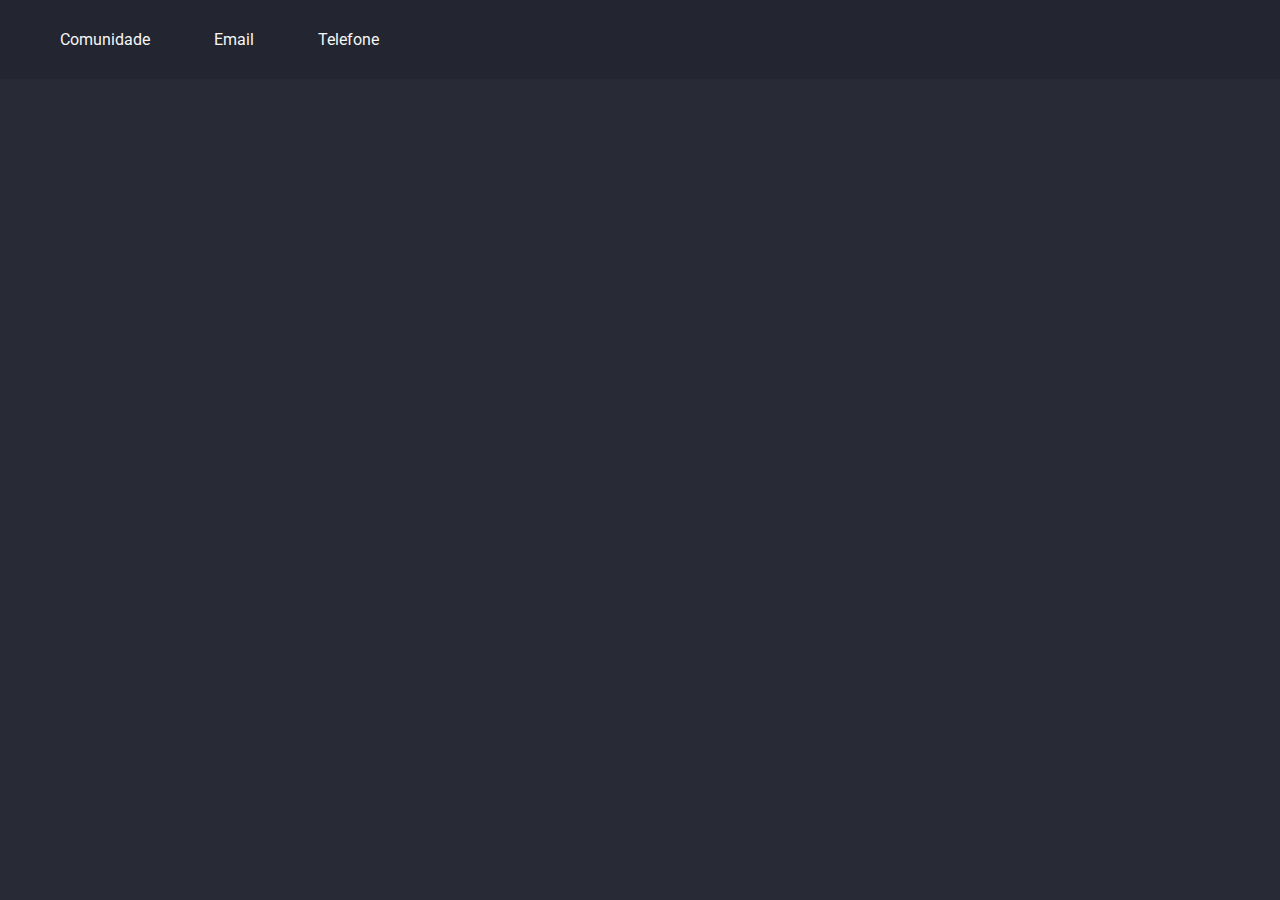
<file: index.html>
<!DOCTYPE html>
<html lang="pt-br">

<head>
    <meta charset="UTF-8">
    <meta http-equiv="x-ua-compatible" content="ie=edge">
    <meta name="viewport" content="width=device-width, initial-scale=1.0">
    <!--[if IE]><link rel="shortcut icon" href="images/favicon.ico"><![endif]-->
    <link rel="icon" href="images/favicon.ico" type="image/x-icon">
    <link rel="stylesheet" href="css/style.css">
    <title>Primeiro HTML</title>
</head>

<body>
    <header>
        <div class="links">
            <a href="https://discordapp.com/invite/gCRAFhc">Comunidade</a>
            <a href="mailto:oi@rocketseat.com.br">Email</a>
            <a href="tel:+5547992078767">Telefone</a>
        </div>
    </header>
</body>

</html>
</file>
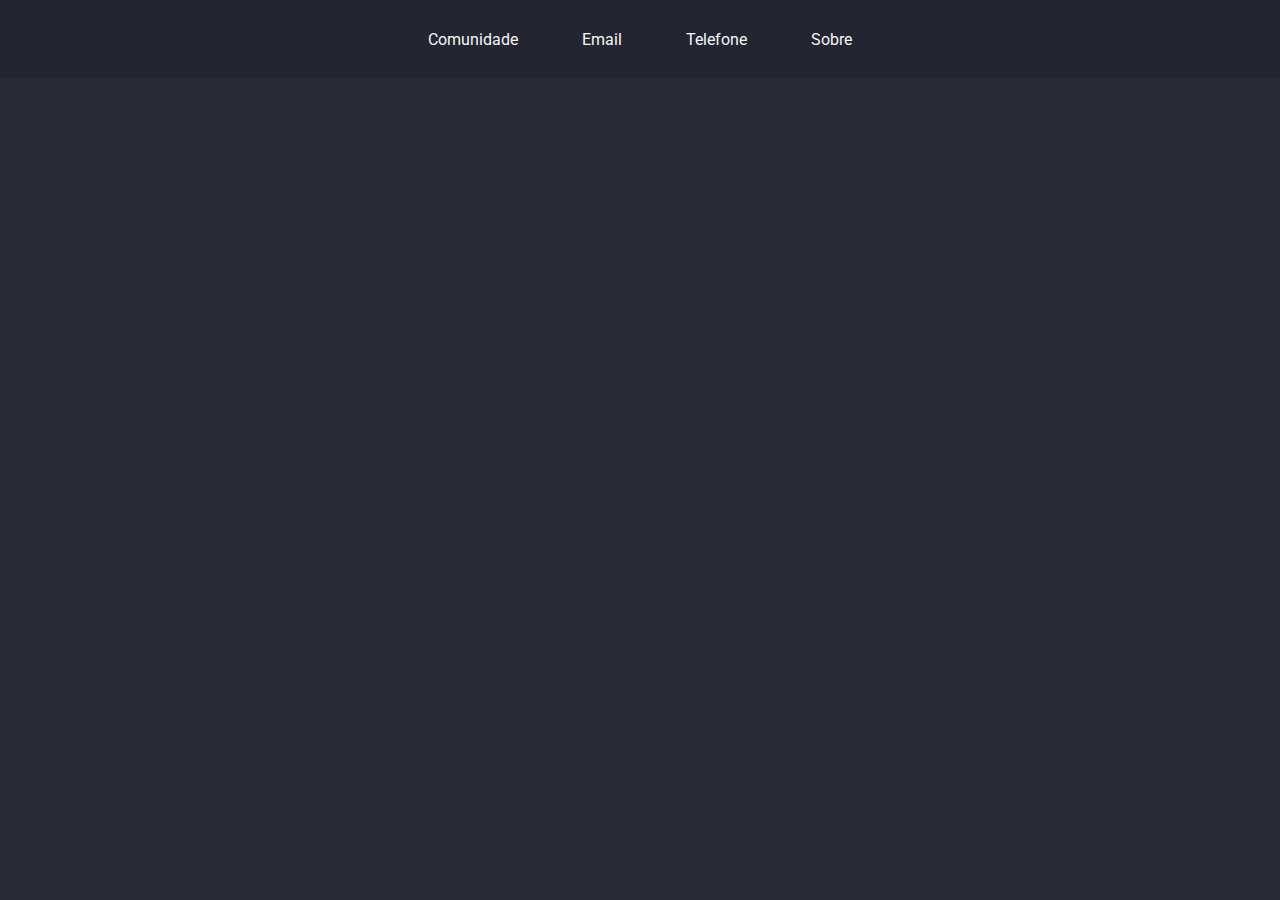
<file: 02-2 Página de descrição/index.html>
<!DOCTYPE html>
<html lang="pt-br">

<head>
    <meta charset="UTF-8">
    <meta http-equiv="x-ua-compatible" content="ie=edge">
    <meta name="viewport" content="width=device-width, initial-scale=1.0">
    <!--[if IE]><link rel="shortcut icon" href="images/favicon.ico"><![endif]-->
    <link rel="icon" href="images/favicon.ico" type="image/x-icon">
    <link rel="stylesheet" href="css/style.css">
    <title>Primeiro HTML</title>
</head>

<body>
    <header>
        <div class="links">
            <a href="https://discordapp.com/invite/gCRAFhc">Comunidade</a>
            <a href="mailto:oi@rocketseat.com.br">Email</a>
            <a href="tel:+5547992078767">Telefone</a>
            <a href="about.html">Sobre</a>
        </div>
    </header>
</body>

</html>
</file>
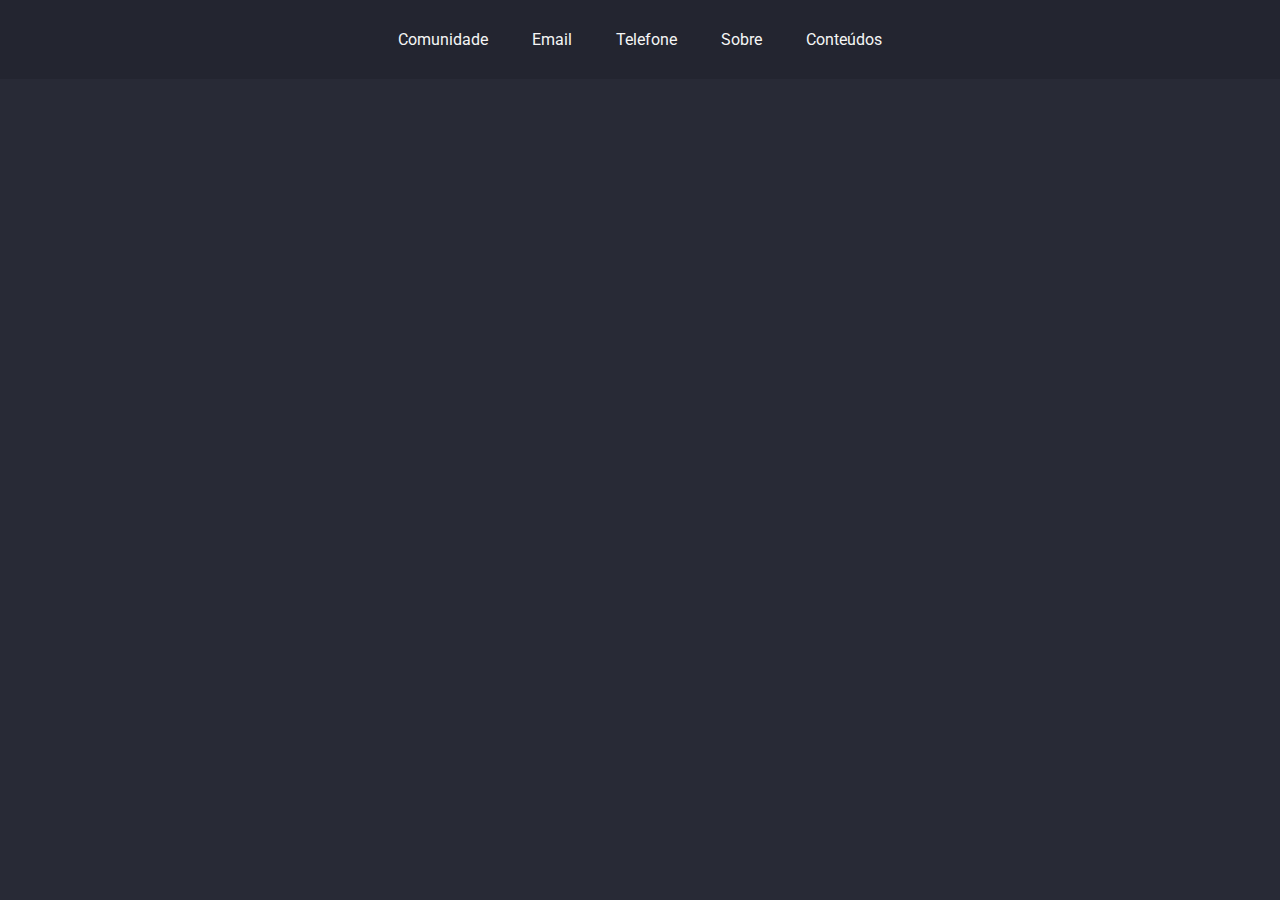
<file: 02-3 Página de cursos e iframe/index.html>
<!DOCTYPE html>
<html lang="pt-br">

<head>
    <meta charset="UTF-8">
    <meta http-equiv="x-ua-compatible" content="ie=edge">
    <meta name="viewport" content="width=device-width, initial-scale=1.0">
    <!--[if IE]><link rel="shortcut icon" href="images/favicon.ico"><![endif]-->
    <link rel="icon" href="images/favicon.ico" type="image/x-icon">
    <link rel="stylesheet" href="css/style.css">
    <title>Primeiro HTML</title>
</head>

<body>
    <header>
        <div class="links">
            <a href="https://discordapp.com/invite/gCRAFhc">Comunidade</a>
            <a href="mailto:oi@rocketseat.com.br">Email</a>
            <a href="tel:+5547992078767">Telefone</a>
            <a href="about.html">Sobre</a>
            <a href="content.html">Conteúdos</a>
        </div>
    </header>
</body>

</html>
</file>
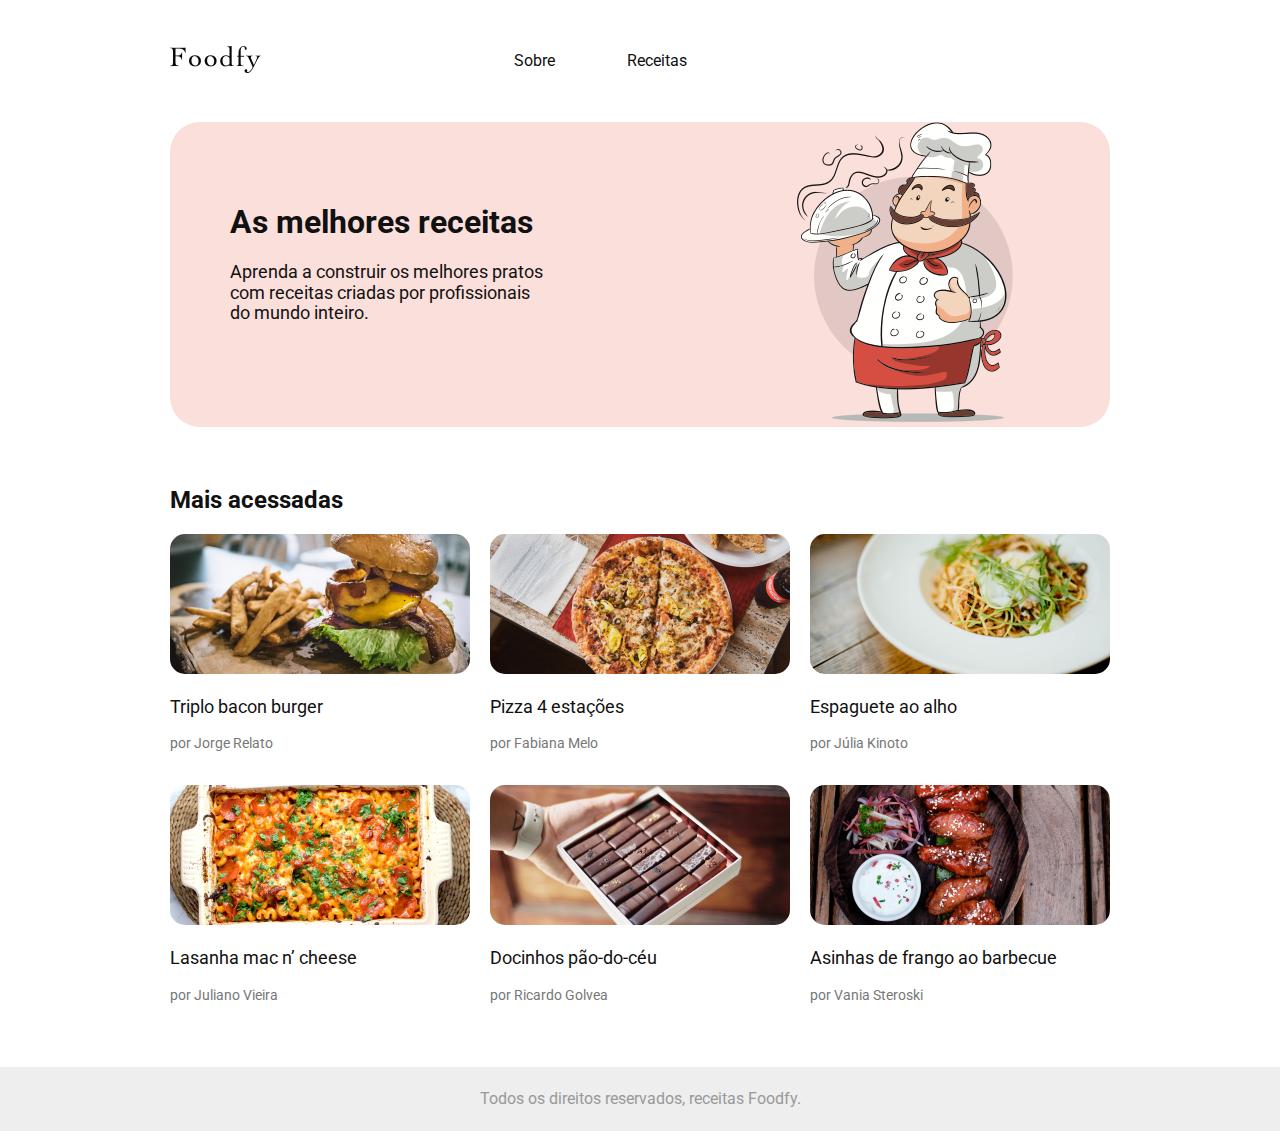
<file: 02-4 Construindo Foodfy/index.html>
<!DOCTYPE html>
<html lang="pt-br">

<head>
    <meta charset="UTF-8">
    <meta http-equiv="x-ua-compatible" content="ie=edge">
    <meta name="viewport" content="width=device-width, initial-scale=1.0">
    <!--[if IE]><link rel="shortcut icon" href="images/favicon.ico"><![endif]-->
    <link rel="icon" href="images/favicon.ico" type="image/x-icon">
    <link rel="stylesheet" href="css/normalize.css">
    <link rel="stylesheet" href="css/style.css">
    <link href="https://fonts.googleapis.com/icon?family=Material+Icons" rel="stylesheet">
    <title>Foodfy</title>
</head>

<body>
    <header>
        <div class="container">

            <div class="img-wraper">
               <a href="index.html"><img src="images/logo.png" alt="Foodfy logo"></a>
            </div>
            
            <nav class="links">
                <ul>
                    <li><a href="about.html">Sobre</a></li>
                    <li><a href="recipes.html">Receitas</a></li>
                </ul>
            </nav>
        </div>
    </header>

    <section class="banner">
        <div class="container">

            <div class="banner-content">

                <h1>As melhores receitas</h1>
                <p>
                    Aprenda a construir os melhores pratos
                    com receitas criadas por profissionais
                    do mundo inteiro.
                </p>
            </div>
            <div class="banner-img">
                <img src="images/chef.png" alt="chef">
            </div>
        </div>
    </section>

    <section class="most-popular">
        <div class="container">

            <h2>Mais acessadas</h2>
            <div class="recipe-container">

                <div class="recipe" id="burger">
                    <img src="images/burger.png" alt="burger">
                    <h3 class="title">Triplo bacon burger</h3>
                    <p class="author">por Jorge Relato</p>
                </div>

                <div class="recipe" id="pizza">
                    <img src="images/pizza.png" alt="pizza">
                    <h3 class="title">Pizza 4 estações</h3>
                    <p class="author">por Fabiana Melo</p>
                </div>

                <div class="recipe" id="espaguete">
                    <img src="images/espaguete.png" alt="espaguete">
                    <h3 class="title">Espaguete ao alho</h3>
                    <p class="author">por Júlia Kinoto</p>
                </div>

                <div class="recipe" id="lasanha">
                    <img src="images/lasanha.png" alt="lasanha">
                    <h3 class="title">Lasanha mac n’ cheese</h3>
                    <p class="author">por Juliano Vieira</p>
                </div>

                <div class="recipe" id="doce">
                    <img src="images/doce.png" alt="doce">
                    <h3 class="title">Docinhos pão-do-céu</h3>
                    <p class="author">por Ricardo Golvea</p>
                </div>

                <div class="recipe" id="asinhas">
                    <img src="images/asinhas.png" alt="asinhas">
                    <h3 class="title">Asinhas de frango ao barbecue</h3>
                    <p class="author">por Vania Steroski</p>
                </div>
            </div>
        </div>
    </section>

    <div class="modal-overlay">
        <div class="modal">
            <div class="modal-content">
                <img>
                    <h3 class="modal-title"></h3>
                    <p class="modal-author"></p>
            </div>
            <a class="close-modal">Fechar</a>
        </div>
    </div>

    <footer>
        <p>Todos os direitos reservados, receitas Foodfy.</p>
    </footer>

    <script src="js/script.js"></script>
</body>

</html>
</file>
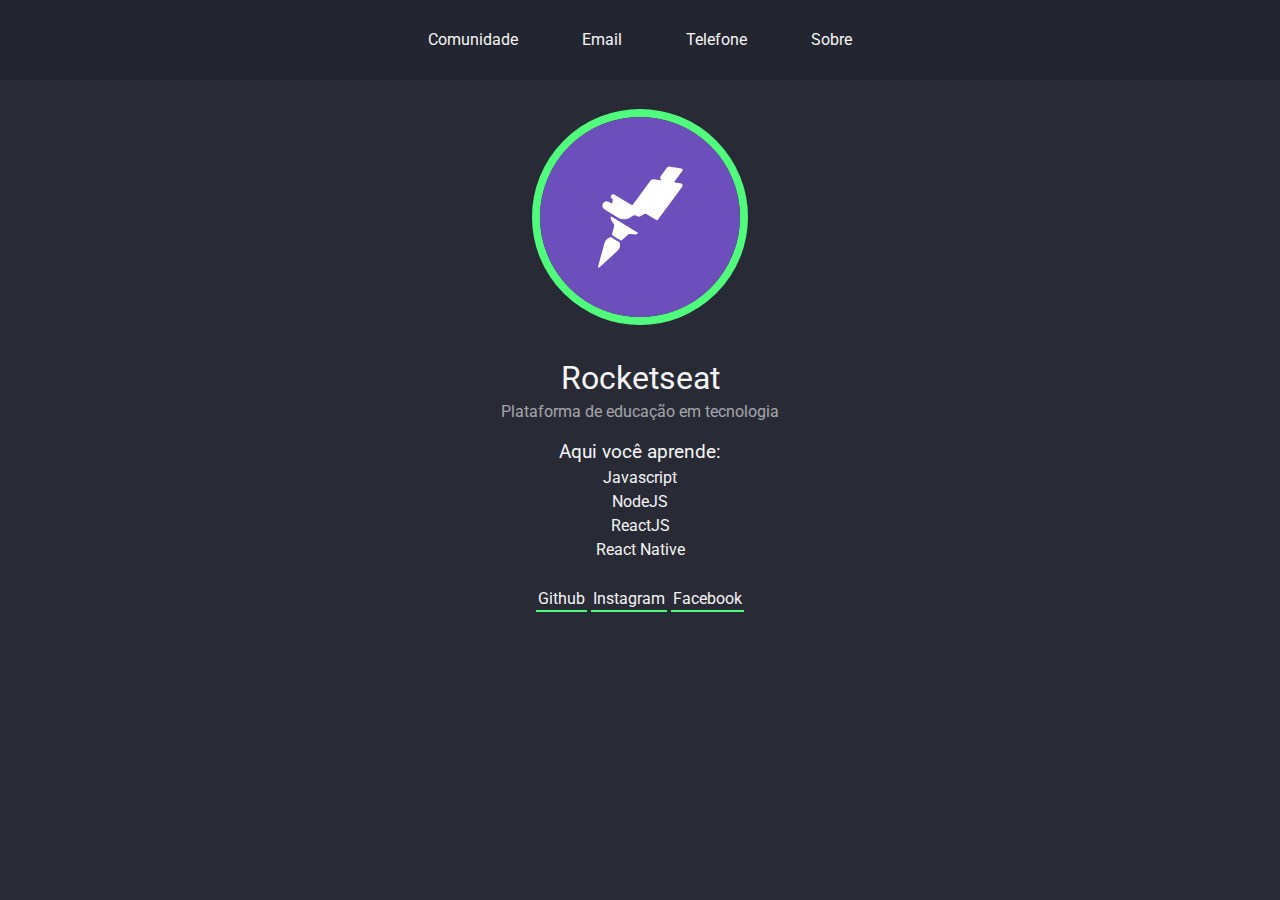
<file: 02-2 Página de descrição/about.html>
<!DOCTYPE html>
<html lang="pt-br">

<head>
    <meta charset="UTF-8">
    <meta http-equiv="x-ua-compatible" content="ie=edge">
    <meta name="viewport" content="width=device-width, initial-scale=1.0">
    <!--[if IE]><link rel="shortcut icon" href="images/favicon.ico"><![endif]-->
    <link rel="icon" href="images/favicon.ico" type="image/x-icon">
    <link rel="stylesheet" href="css/style.css">
    <title>Sobre</title>
</head>

<body>
    <header>
        <div class="links">
            <a href="https://discordapp.com/invite/gCRAFhc">Comunidade</a>
            <a href="mailto:oi@rocketseat.com.br">Email</a>
            <a href="tel:+5547992078767">Telefone</a>
            <a href="about.html">Sobre</a>
        </div>
    </header>

    <main>
        <img src="images/logo.jpg" alt="logotipo Rocketseat">
        <h1>Rocketseat</h1>
        <p>Plataforma de educação em tecnologia</p>
        <h3>Aqui você aprende:</h3>
        <ul>
            <li>Javascript</li>
            <li>NodeJS</li>
            <li>ReactJS</li>
            <li>React Native</li>
        </ul>
    </main>

    <footer>
        <div class="links">
            <a href="https://github.com/Rocketseat" target="_blank">Github</a>
            <a href="https://www.instagram.com/rocketseat_oficial/" target="_blank">Instagram</a>
            <a href="https://www.facebook.com/rocketseat" target="_blank">Facebook</a>
        </div>
    </footer>
</body>

</html>
</file>
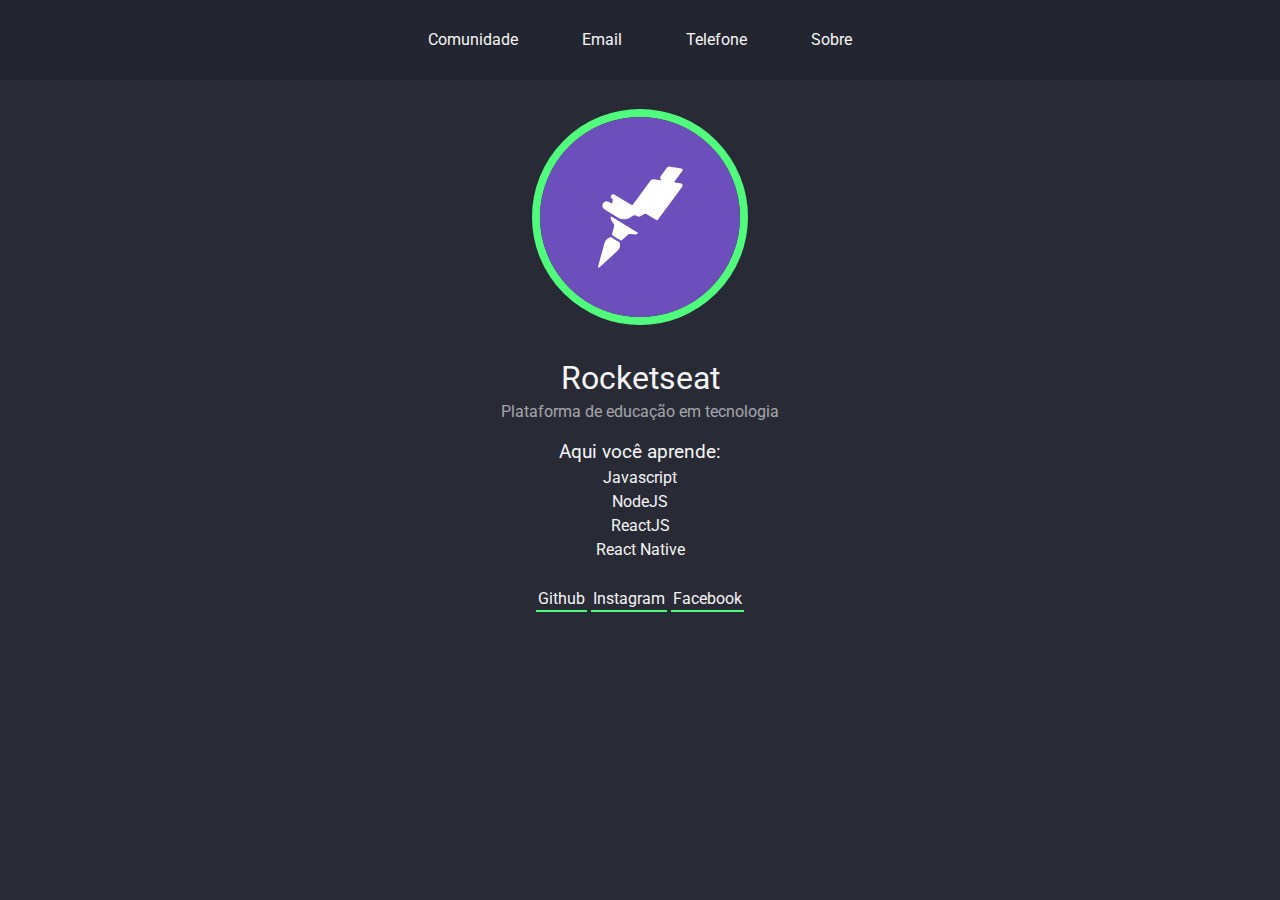
<file: 02-2 Página de descrição/sobre.html>
<!DOCTYPE html>
<html lang="pt-br">

<head>
    <meta charset="UTF-8">
    <meta http-equiv="x-ua-compatible" content="ie=edge">
    <meta name="viewport" content="width=device-width, initial-scale=1.0">
    <!--[if IE]><link rel="shortcut icon" href="images/favicon.ico"><![endif]-->
    <link rel="icon" href="images/favicon.ico" type="image/x-icon">
    <link rel="stylesheet" href="css/style.css">
    <title>Sobre</title>
</head>

<body>
    <header>
        <div class="links">
            <a href="https://discordapp.com/invite/gCRAFhc">Comunidade</a>
            <a href="mailto:oi@rocketseat.com.br">Email</a>
            <a href="tel:+5547992078767">Telefone</a>
            <a href="sobre.html">Sobre</a>
        </div>
    </header>

    <main>
        <img src="images/logo.jpg" alt="logotipo Rocketseat">
        <h1>Rocketseat</h1>
        <p>Plataforma de educação em tecnologia</p>
        <h3>Aqui você aprende:</h3>
        <ul>
            <li>Javascript</li>
            <li>NodeJS</li>
            <li>ReactJS</li>
            <li>React Native</li>
        </ul>
    </main>

    <footer>
        <div class="links">
            <a href="https://github.com/Rocketseat" target="_blank">Github</a>
            <a href="https://www.instagram.com/rocketseat_oficial/" target="_blank">Instagram</a>
            <a href="https://www.facebook.com/rocketseat" target="_blank">Facebook</a>
        </div>
    </footer>
</body>

</html>
</file>
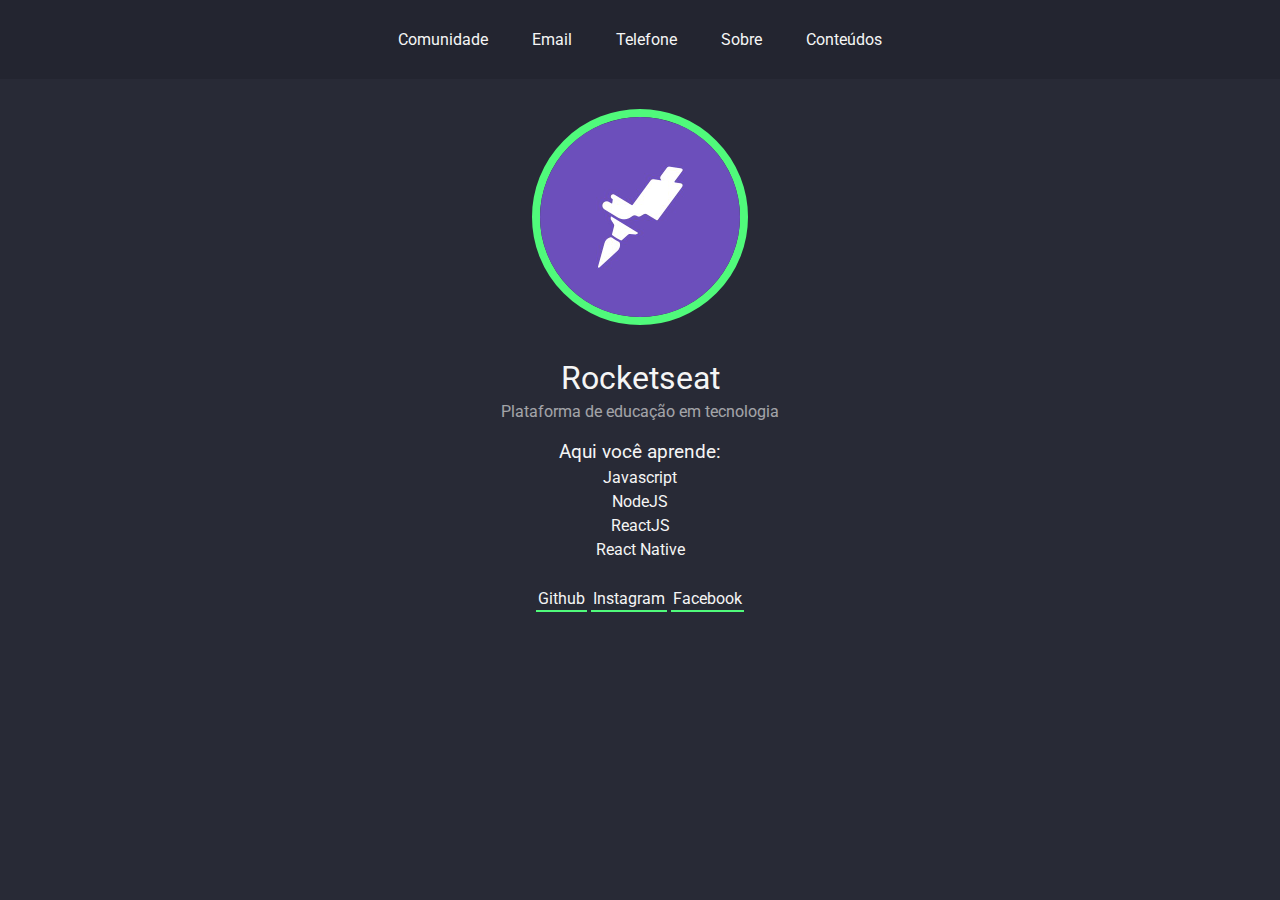
<file: 02-3 Página de cursos e iframe/about.html>
<!DOCTYPE html>
<html lang="pt-br">

<head>
    <meta charset="UTF-8">
    <meta http-equiv="x-ua-compatible" content="ie=edge">
    <meta name="viewport" content="width=device-width, initial-scale=1.0">
    <!--[if IE]><link rel="shortcut icon" href="images/favicon.ico"><![endif]-->
    <link rel="icon" href="images/favicon.ico" type="image/x-icon">
    <link rel="stylesheet" href="css/style.css">
    <title>Sobre</title>
</head>

<body>
    <header>
        <div class="links">
            <a href="https://discordapp.com/invite/gCRAFhc">Comunidade</a>
            <a href="mailto:oi@rocketseat.com.br">Email</a>
            <a href="tel:+5547992078767">Telefone</a>
            <a href="about.html">Sobre</a>
            <a href="content.html">Conteúdos</a>
        </div>
    </header>

    <main>
        <img src="images/logo.jpg" alt="logotipo Rocketseat">
        <h1>Rocketseat</h1>
        <p>Plataforma de educação em tecnologia</p>
        <h3>Aqui você aprende:</h3>
        <ul>
            <li>Javascript</li>
            <li>NodeJS</li>
            <li>ReactJS</li>
            <li>React Native</li>
        </ul>
    </main>

    <footer>
        <div class="links">
            <a href="https://github.com/Rocketseat" target="_blank">Github</a>
            <a href="https://www.instagram.com/rocketseat_oficial/" target="_blank">Instagram</a>
            <a href="https://www.facebook.com/rocketseat" target="_blank">Facebook</a>
        </div>
    </footer>
</body>

</html>
</file>
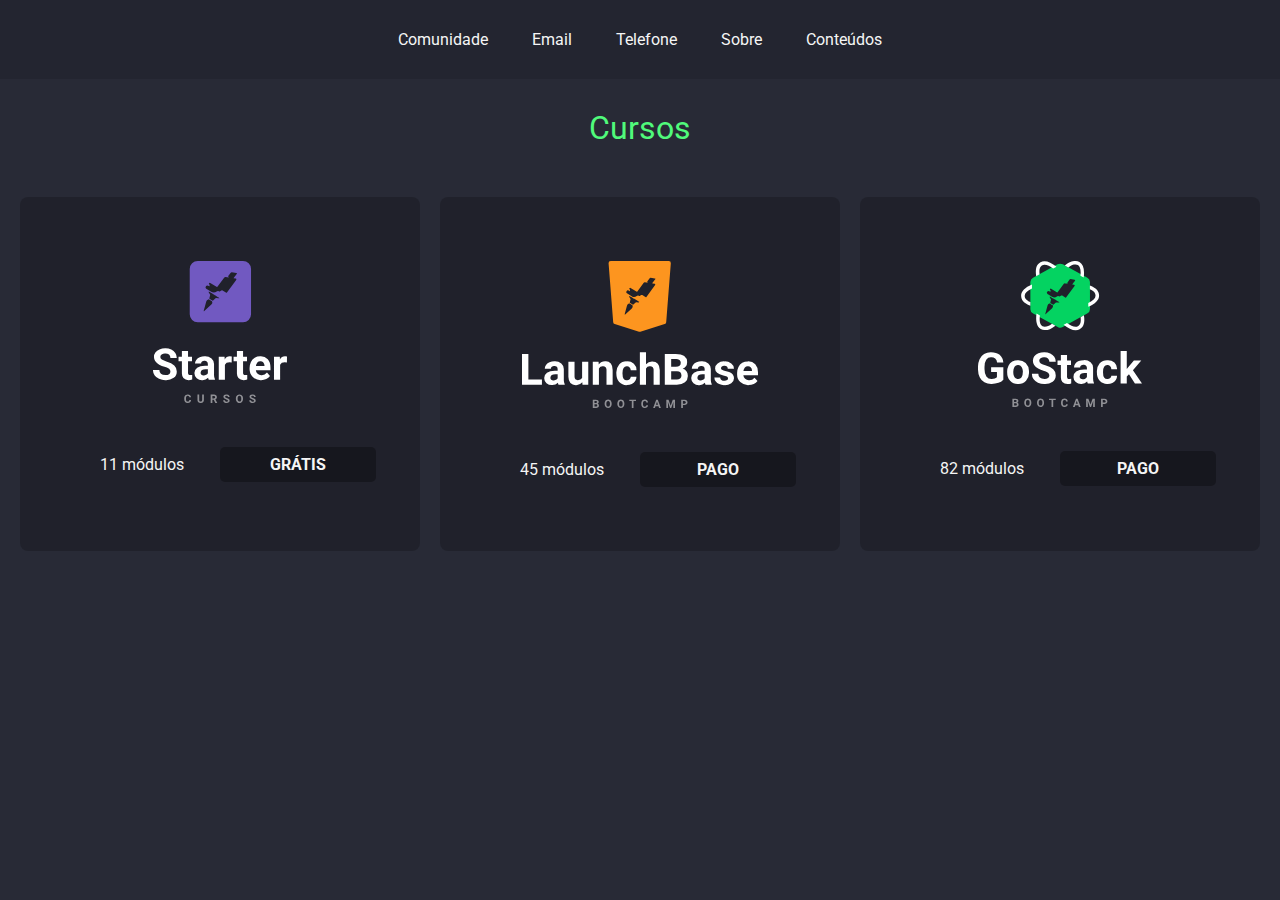
<file: 02-3 Página de cursos e iframe/content.html>
<!DOCTYPE html>
<html lang="pt-br">

<head>
    <meta charset="UTF-8">
    <meta http-equiv="x-ua-compatible" content="ie=edge">
    <meta name="viewport" content="width=device-width, initial-scale=1.0">
    <!--[if IE]><link rel="shortcut icon" href="images/favicon.ico"><![endif]-->
    <link rel="icon" href="images/favicon.ico" type="image/x-icon">
    <link rel="stylesheet" href="css/style.css">
    <link href="https://fonts.googleapis.com/icon?family=Material+Icons" rel="stylesheet">
    <title>Conteúdos</title>
</head>

<body>

    <header>
        <div class="links">
            <a href="https://discordapp.com/invite/gCRAFhc">Comunidade</a>
            <a href="mailto:oi@rocketseat.com.br">Email</a>
            <a href="tel:+5547992078767">Telefone</a>
            <a href="about.html">Sobre</a>
            <a href="content.html">Conteúdos</a>
        </div>
    </header>

    <div class="title-wraper">
        <h1>Cursos</h1>
    </div>
    <div class="container">
        <section class="cards">

            <div class="card-item" id="starter">
                <div class="img-wraper">
                    <img src="images/starter.svg" alt="starter logo">
                </div>
                <div class="info-wraper">
                    <p>11 módulos</p>
                    <p>GRÁTIS</p>
                </div>
            </div>

            <div class="card-item" id="launchbase">
                <div class="img-wraper">
                    <img src="images/launchbase.svg" alt="launchbase logo">
                </div>
                <div class="info-wraper">
                    <p>45 módulos</p>
                    <p>PAGO</p>
                </div>
            </div>

            <div class="card-item" id="gostack">
                <div class="img-wraper">
                    <img src="images/gostack.svg" alt="gostack logo">
                </div>
                <div class="info-wraper">
                    <p>82 módulos</p>
                    <p>PAGO</p>
                </div>
            </div>

        </section>

        <div class="modal-overlay">
            <div class="modal">
                <a class="close-modal">
                    <i class="material-icons">close</i>
                </a>

                <div class="model-content">
                    <iframe frameborder="0"></iframe>
                </div>
            </div>
        </div>
    </div>

    <script src="js/script.js"></script>

</body>

</html>
</file>
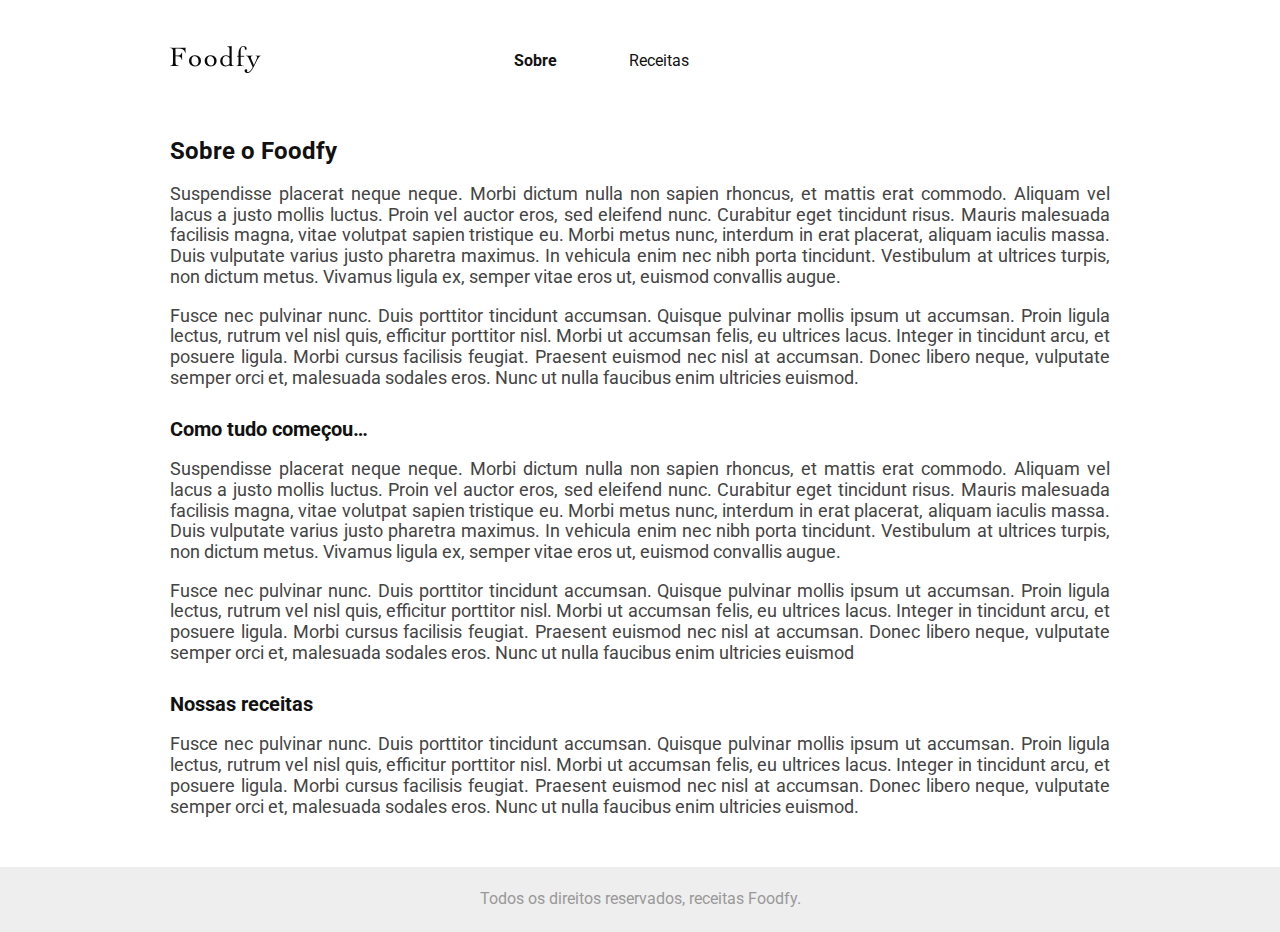
<file: 02-4 Construindo Foodfy/about.html>
<!DOCTYPE html>
<html lang="pt-br">

<head>
    <meta charset="UTF-8">
    <meta http-equiv="x-ua-compatible" content="ie=edge">
    <meta name="viewport" content="width=device-width, initial-scale=1.0">
    <!--[if IE]><link rel="shortcut icon" href="images/favicon.ico"><![endif]-->
    <link rel="icon" href="images/favicon.ico" type="image/x-icon">
    <link rel="stylesheet" href="css/normalize.css">
    <link rel="stylesheet" href="css/style.css">
    <link href="https://fonts.googleapis.com/icon?family=Material+Icons" rel="stylesheet">
    <title>Sobre | Foodfy</title>
</head>

<body>
    <header>
        <div class="container">

            <div class="img-wraper">
                <a href="index.html"><img src="images/logo.png" alt="Foodfy logo"></a>
            </div>

            <nav class="links">
                <ul>
                    <li><a href="about.html"><strong>Sobre</strong></a></li>
                    <li><a href="recipes.html">Receitas</a></li>
                </ul>
            </nav>
        </div>
    </header>

    <section class="about">
        <div class="container">

            <h1>Sobre o Foodfy</h1>

            <p>
                Suspendisse placerat neque neque. Morbi dictum nulla non sapien rhoncus, et mattis erat commodo. Aliquam
                vel
                lacus a justo mollis luctus. Proin vel auctor eros, sed eleifend nunc. Curabitur eget tincidunt risus.
                Mauris malesuada
                facilisis magna, vitae volutpat sapien tristique eu. Morbi metus nunc, interdum in erat placerat,
                aliquam iaculis massa.
                Duis vulputate varius justo pharetra maximus. In vehicula enim nec nibh porta tincidunt. Vestibulum at
                ultrices turpis,
                non dictum metus. Vivamus ligula ex, semper vitae eros ut, euismod convallis augue.
            </p>

            <p>
                Fusce nec pulvinar nunc. Duis porttitor tincidunt accumsan. Quisque pulvinar mollis ipsum ut accumsan.
                Proin ligula
                lectus, rutrum vel nisl quis, efficitur porttitor nisl. Morbi ut accumsan felis, eu ultrices lacus.
                Integer in tincidunt arcu, et
                posuere ligula. Morbi cursus facilisis feugiat. Praesent euismod nec nisl at accumsan. Donec libero
                neque, vulputate
                semper orci et, malesuada sodales eros. Nunc ut nulla faucibus enim ultricies euismod.
            </p>

            <h2>Como tudo começou…</h2>

            <p>
                Suspendisse placerat neque neque. Morbi dictum nulla non sapien rhoncus, et mattis erat commodo. Aliquam
                vel
                lacus a justo mollis luctus. Proin vel auctor eros, sed eleifend nunc. Curabitur eget tincidunt risus.
                Mauris malesuada
                facilisis magna, vitae volutpat sapien tristique eu. Morbi metus nunc, interdum in erat placerat,
                aliquam iaculis massa.
                Duis vulputate varius justo pharetra maximus. In vehicula enim nec nibh porta tincidunt. Vestibulum at
                ultrices turpis,
                non dictum metus. Vivamus ligula ex, semper vitae eros ut, euismod convallis augue.
            </p>

            <p>
                Fusce nec pulvinar nunc. Duis porttitor tincidunt accumsan. Quisque pulvinar mollis ipsum ut accumsan.
                Proin ligula
                lectus, rutrum vel nisl quis, efficitur porttitor nisl. Morbi ut accumsan felis, eu ultrices lacus.
                Integer in tincidunt arcu, et
                posuere ligula. Morbi cursus facilisis feugiat. Praesent euismod nec nisl at accumsan. Donec libero
                neque, vulputate
                semper orci et, malesuada sodales eros. Nunc ut nulla faucibus enim ultricies euismod
            </p>

            <h2>Nossas receitas</h2>

            <p>
                Fusce nec pulvinar nunc. Duis porttitor tincidunt accumsan. Quisque pulvinar mollis ipsum ut accumsan.
                Proin ligula
                lectus, rutrum vel nisl quis, efficitur porttitor nisl. Morbi ut accumsan felis, eu ultrices lacus.
                Integer in tincidunt arcu, et
                posuere ligula. Morbi cursus facilisis feugiat. Praesent euismod nec nisl at accumsan. Donec libero
                neque, vulputate
                semper orci et, malesuada sodales eros. Nunc ut nulla faucibus enim ultricies euismod.
            </p>

        </div>
    </section>

    <footer>
        <p>Todos os direitos reservados, receitas Foodfy.</p>
    </footer>
</body>

</html>
</file>
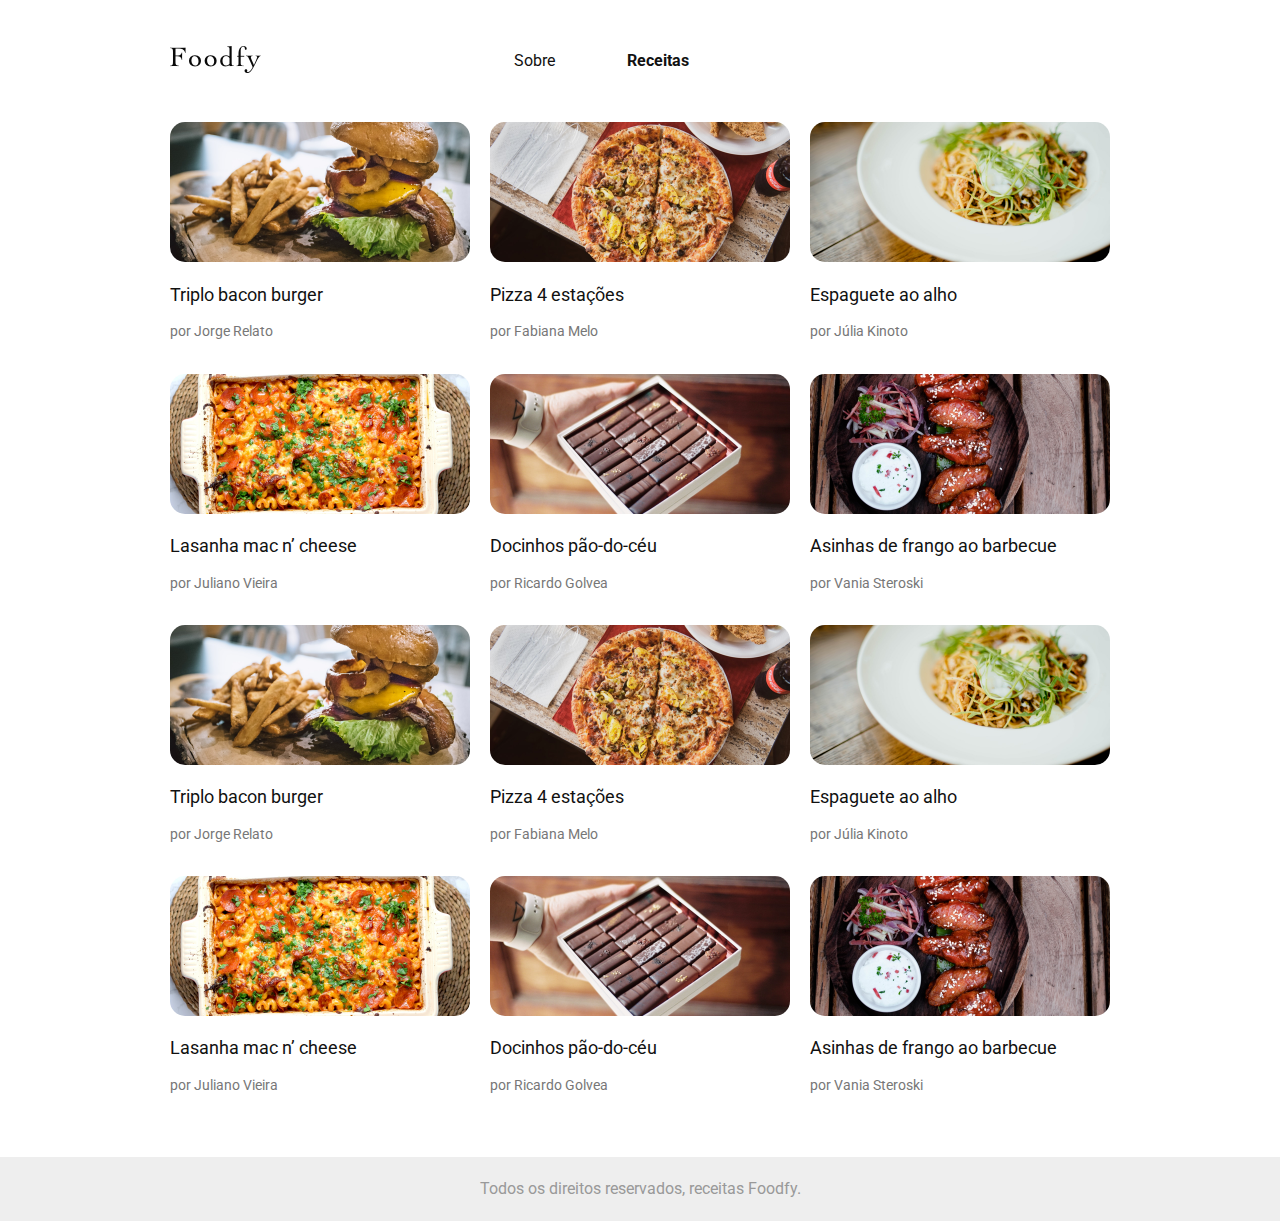
<file: 02-4 Construindo Foodfy/recipes.html>
<!DOCTYPE html>
<html lang="pt-br">

<head>
    <meta charset="UTF-8">
    <meta http-equiv="x-ua-compatible" content="ie=edge">
    <meta name="viewport" content="width=device-width, initial-scale=1.0">
    <!--[if IE]><link rel="shortcut icon" href="images/favicon.ico"><![endif]-->
    <link rel="icon" href="images/favicon.ico" type="image/x-icon">
    <link rel="stylesheet" href="css/normalize.css">
    <link rel="stylesheet" href="css/style.css">
    <link href="https://fonts.googleapis.com/icon?family=Material+Icons" rel="stylesheet">
    <title>Receitas | Foodfy</title>
</head>

<body>
    <header>
        <div class="container">

            <div class="img-wraper">
                <a href="index.html"><img src="images/logo.png" alt="Foodfy logo"></a>
            </div>

            <nav class="links">
                <ul>
                    <li><a href="about.html">Sobre</a></li>
                    <li><a href="recipes.html"><strong>Receitas</strong></a></li>
                </ul>
            </nav>
        </div>
    </header>

    <section class="recipes">
        <div class="container">

            <div class="recipe-container">

                <div class="recipe" id="burger">
                    <img src="images/burger.png" alt="burger">
                    <h3 class="title">Triplo bacon burger</h3>
                    <p class="author">por Jorge Relato</p>
                </div>

                <div class="recipe" id="pizza">
                    <img src="images/pizza.png" alt="pizza">
                    <h3 class="title">Pizza 4 estações</h3>
                    <p class="author">por Fabiana Melo</p>
                </div>

                <div class="recipe" id="espaguete">
                    <img src="images/espaguete.png" alt="espaguete">
                    <h3 class="title">Espaguete ao alho</h3>
                    <p class="author">por Júlia Kinoto</p>
                </div>

                <div class="recipe" id="lasanha">
                    <img src="images/lasanha.png" alt="lasanha">
                    <h3 class="title">Lasanha mac n’ cheese</h3>
                    <p class="author">por Juliano Vieira</p>
                </div>

                <div class="recipe" id="doce">
                    <img src="images/doce.png" alt="doce">
                    <h3 class="title">Docinhos pão-do-céu</h3>
                    <p class="author">por Ricardo Golvea</p>
                </div>

                <div class="recipe" id="asinhas">
                    <img src="images/asinhas.png" alt="asinhas">
                    <h3 class="title">Asinhas de frango ao barbecue</h3>
                    <p class="author">por Vania Steroski</p>
                </div>

                <div class="recipe" id="burger">
                    <img src="images/burger.png" alt="burger">
                    <h3 class="title">Triplo bacon burger</h3>
                    <p class="author">por Jorge Relato</p>
                </div>

                <div class="recipe" id="pizza">
                    <img src="images/pizza.png" alt="pizza">
                    <h3 class="title">Pizza 4 estações</h3>
                    <p class="author">por Fabiana Melo</p>
                </div>

                <div class="recipe" id="espaguete">
                    <img src="images/espaguete.png" alt="espaguete">
                    <h3 class="title">Espaguete ao alho</h3>
                    <p class="author">por Júlia Kinoto</p>
                </div>

                <div class="recipe" id="lasanha">
                    <img src="images/lasanha.png" alt="lasanha">
                    <h3 class="title">Lasanha mac n’ cheese</h3>
                    <p class="author">por Juliano Vieira</p>
                </div>

                <div class="recipe" id="doce">
                    <img src="images/doce.png" alt="doce">
                    <h3 class="title">Docinhos pão-do-céu</h3>
                    <p class="author">por Ricardo Golvea</p>
                </div>

                <div class="recipe" id="asinhas">
                    <img src="images/asinhas.png" alt="asinhas">
                    <h3 class="title">Asinhas de frango ao barbecue</h3>
                    <p class="author">por Vania Steroski</p>
                </div>
            </div>
        </div>
    </section>

    <div class="modal-overlay">
        <div class="modal">
            <div class="modal-content">
                <img>
                    <h3 class="modal-title"></h3>
                    <p class="modal-author"></p>
            </div>
            <a class="close-modal">Fechar</a>
        </div>
    </div>

    <footer>
        <p>Todos os direitos reservados, receitas Foodfy.</p>
    </footer>

    <script src="js/script.js"></script>
</body>

</html>
</file>
<file: css/style.css>
@import url('https://fonts.googleapis.com/css?family=Roboto&display=swap');

* {
    margin: 0;
    padding: 0;
}

body {
    font-family: 'Roboto';
    background-color: #282a36;
}

header {
    padding: 30px;
    background-color: rgba(0, 0, 0, 0.1);
}

header .links a {
    padding: 30px;
    text-decoration: none;
    color: #f5f5f5;
    transition: 0.3s;
}

header .links a:hover {
    color:#50fa7b;
}
</file>
<file: 02-2 Página de descrição/css/style.css>
@import url('https://fonts.googleapis.com/css?family=Roboto&display=swap');

:root {
    --color-green: #50fa7b;
}

* {
    margin: 0;
    padding: 0;
}

body {
    font-family: 'Roboto';
    color: #f5f5f5;
    background-color: #282a36;
}

header {
    padding: 30px;
    text-align: center;
    background-color: rgba(0, 0, 0, 0.1);
}

.links a {
    padding: 30px;
    text-decoration: none;
    color: #f5f5f5;
    transition: 0.3s;
}

.links a:hover {
    color: var(--color-green);
}

main {
    padding: 30px 0 10px 0;
    text-align: center;
}

main img {
    margin-bottom: 30px;
    width: 200px;
    border: 8px solid var(--color-green);
    border-radius: 50%;
}

main h1,
main h3 {
    font-weight: normal;
}

main p {
    margin: 5px auto 20px auto;
    max-width: 500px;
    opacity: 0.6;
}

main ul li {
    padding-top: 5px;
    list-style: none;
}
footer {
    margin-top: 20px;
    text-align: center;
}

footer .links a {
    padding: 2px;
    border-bottom: 2px solid var(--color-green);
}
</file>
<file: 02-3 Página de cursos e iframe/css/style.css>
/* ==== GERAL ==== */

@import url('https://fonts.googleapis.com/css?family=Roboto&display=swap');

:root {
    --color-rocket: #7159c1;
    --color-green: #50fa7b;
    --color-launchbase: #fd951f;
}

* {
    margin: 0;
    padding: 0;
}

body {
    font-family: 'Roboto';
    color: #f5f5f5;
    background-color: #282a36;
}

header {
    padding: 30px;
    text-align: center;
    background-color: rgba(0, 0, 0, 0.1);
}

.links a {
    padding: 20px;
    text-decoration: none;
    color: #f5f5f5;
    transition: 0.3s;
}

.links a:hover {
    color: var(--color-green);
}

/* ==== about.html ==== */

main {
    padding: 30px 0 10px 0;
    text-align: center;
}

main img {
    margin-bottom: 30px;
    width: 200px;
    border: 8px solid var(--color-green);
    border-radius: 50%;
}

main h1,
main h3 {
    font-weight: normal;
}

main p {
    margin: 5px auto 20px auto;
    max-width: 500px;
    opacity: 0.6;
}

main ul li {
    padding-top: 5px;
    list-style: none;
}

footer {
    margin-top: 20px;
    text-align: center;
}

footer .links a {
    padding: 2px;
    border-bottom: 2px solid var(--color-green);
}

/* ==== content.html ==== */

.title-wraper h1 {
    padding: 30px;
    font-weight: normal;
    text-align: center;
    color: var(--color-green);
}

section.cards {
    display: grid;
    grid-template-columns: 1fr 1fr 1fr;
    gap: 20px;
    margin: 0 auto;
    padding: 20px;
    max-width: 1400px;
}

.card-item {
    padding: 40px 20px;
    text-align: center;
    background-color: rgba(0, 0, 0, 0.2);
    border: 4px solid transparent;
    border-radius: 8px;
    cursor: pointer;
    transition: 0.5s;
}

.card-item:nth-of-type(1):hover {
    border: 4px solid var(--color-rocket);
}

.card-item:nth-of-type(2):hover {
    border: 4px solid var(--color-launchbase);
}

.card-item:nth-of-type(3):hover {
    border: 4px solid var(--color-green);
}

.card-item .img-wraper {
    padding: 20px 0;
}

.card-item .info-wraper {
    display: grid;
    grid-template-columns: 1fr 1fr;
    padding: 20px;
}

.card-item .info-wraper p {
    padding: 8px 0;
}

.card-item .info-wraper p:last-of-type {
    display: inline-block;
    font-weight: bold;
    background-color: rgba(0, 0, 0, 0.3);
    border-radius: 5px;
}

/* ==== MODAL ==== */

.modal-overlay {
    position: fixed;
    top: 0;
    width: 100%;
    height: 100%;
    background-color: rgba(0, 0, 0, 0.7);
    opacity: 0;
    visibility: hidden;
}

.modal {
    position: relative;
    margin: 5vh auto;
    width: 90%;
    height: 90%;
    background-color: #fff;
}

.modal .close-modal {
    position: absolute;
    top: 5px;
    right: 5px;
    color: #000;
    cursor: pointer;
}

/* ==== MODAL.ACTIVE ==== */

.modal-overlay.active {
    opacity: 1;
    visibility: visible;
}

iframe {
    position: absolute;
    top: 5%;
    width: 100%;
    height: 95%;
}
</file>
<file: 02-4 Construindo Foodfy/css/style.css>
/* ==== GERAL ==== */

@import url('https://fonts.googleapis.com/css?family=Roboto:400,700&display=swap');

body {
    font-family: 'Roboto', sans-serif;
    color: #111;
}

.container {
    margin: 0 auto;
    max-width: 940px;
}

header .container {
    display: -webkit-box;
    display: -ms-flexbox;
    display: flex;
    padding: 36px;
}

header .img-wraper img {
    padding-top: 10px;
}

header .links ul {
    display: -webkit-box;
    display: -ms-flexbox;
    display: flex;
    margin-left: 213px;
}

header .links ul li {
    list-style: none;
    padding-right: 72px;
}

header .links ul li a {
    font-size: 16px;
    text-decoration: none;
    color: #111;
}

footer {
    margin-top: 50px;
    background-color: #eee;
}

footer p {
    margin: 0;
    padding: 23px;
    text-align: center;
    color: #999;
}

/* ==== index ====*/

section.banner .container {
    display: -ms-grid;
    display: grid;
    -ms-grid-columns: 2fr 1fr;
    grid-template-columns: 2fr 1fr;
    max-height: 366px;
    background-color: #fbdfdb;
    border-radius: 30px;
}

section.banner .banner-content {
    padding: 60px;
    max-width: 316px;
}

section.banner .banner-content p {
    font-size: 18px;
}

section.most-popular {
    margin-top: 60px;
}

.recipe-container {
    display: -ms-grid;
    display: grid;
    -ms-grid-columns: 1fr 20px 1fr 20px 1fr;
    grid-template-columns: 1fr 1fr 1fr;
    gap: 20px;
    cursor: pointer;
}

.recipe img {
    width: 300px;
    border-radius: 15px;
}

.recipe h3 {
    font-size: 18px;
    font-weight: normal;
}

.recipe p {
    font-size: 14px;
    color: #777;
}

/* ==== about ==== */

section.about h1 {
    font-size: 24px;
}

section.about h2 {
    margin-top: 30px;
    font-size: 20px;
}

section.about p {
    font-size: 18px;
    text-align: justify;
    color: #444;
}

/* ==== MODAL ====*/

.modal-overlay {
    position: fixed;
    top: 0;
    width: 100%;
    height: 100%;
    background-color: rgba(0, 0, 0, 0.6);
    opacity: 0;
    visibility: hidden;
}

.modal {
    position: relative;
    top: 50%;
    left: 50%;
    -webkit-transform: translate(-50%, -50%);
        -ms-transform: translate(-50%, -50%);
            transform: translate(-50%, -50%);
    width: 660px;
    background-color: #fff;
    border-radius: 16px;
}

.modal {
    text-align: center;
}

.modal img {
    margin: 30px 30px 20px;
    width: 600px;
    height: 200px;
    border-radius: 15px;
}

.modal h3,
.modal p {
    margin: 5px;
}

.close-modal {
    display: inline-block;
    padding: 60px 0 30px 0;
    color: #999;
    cursor: pointer;
}

.modal-overlay.active {
    opacity: 1;
    visibility: visible;
}
</file>
